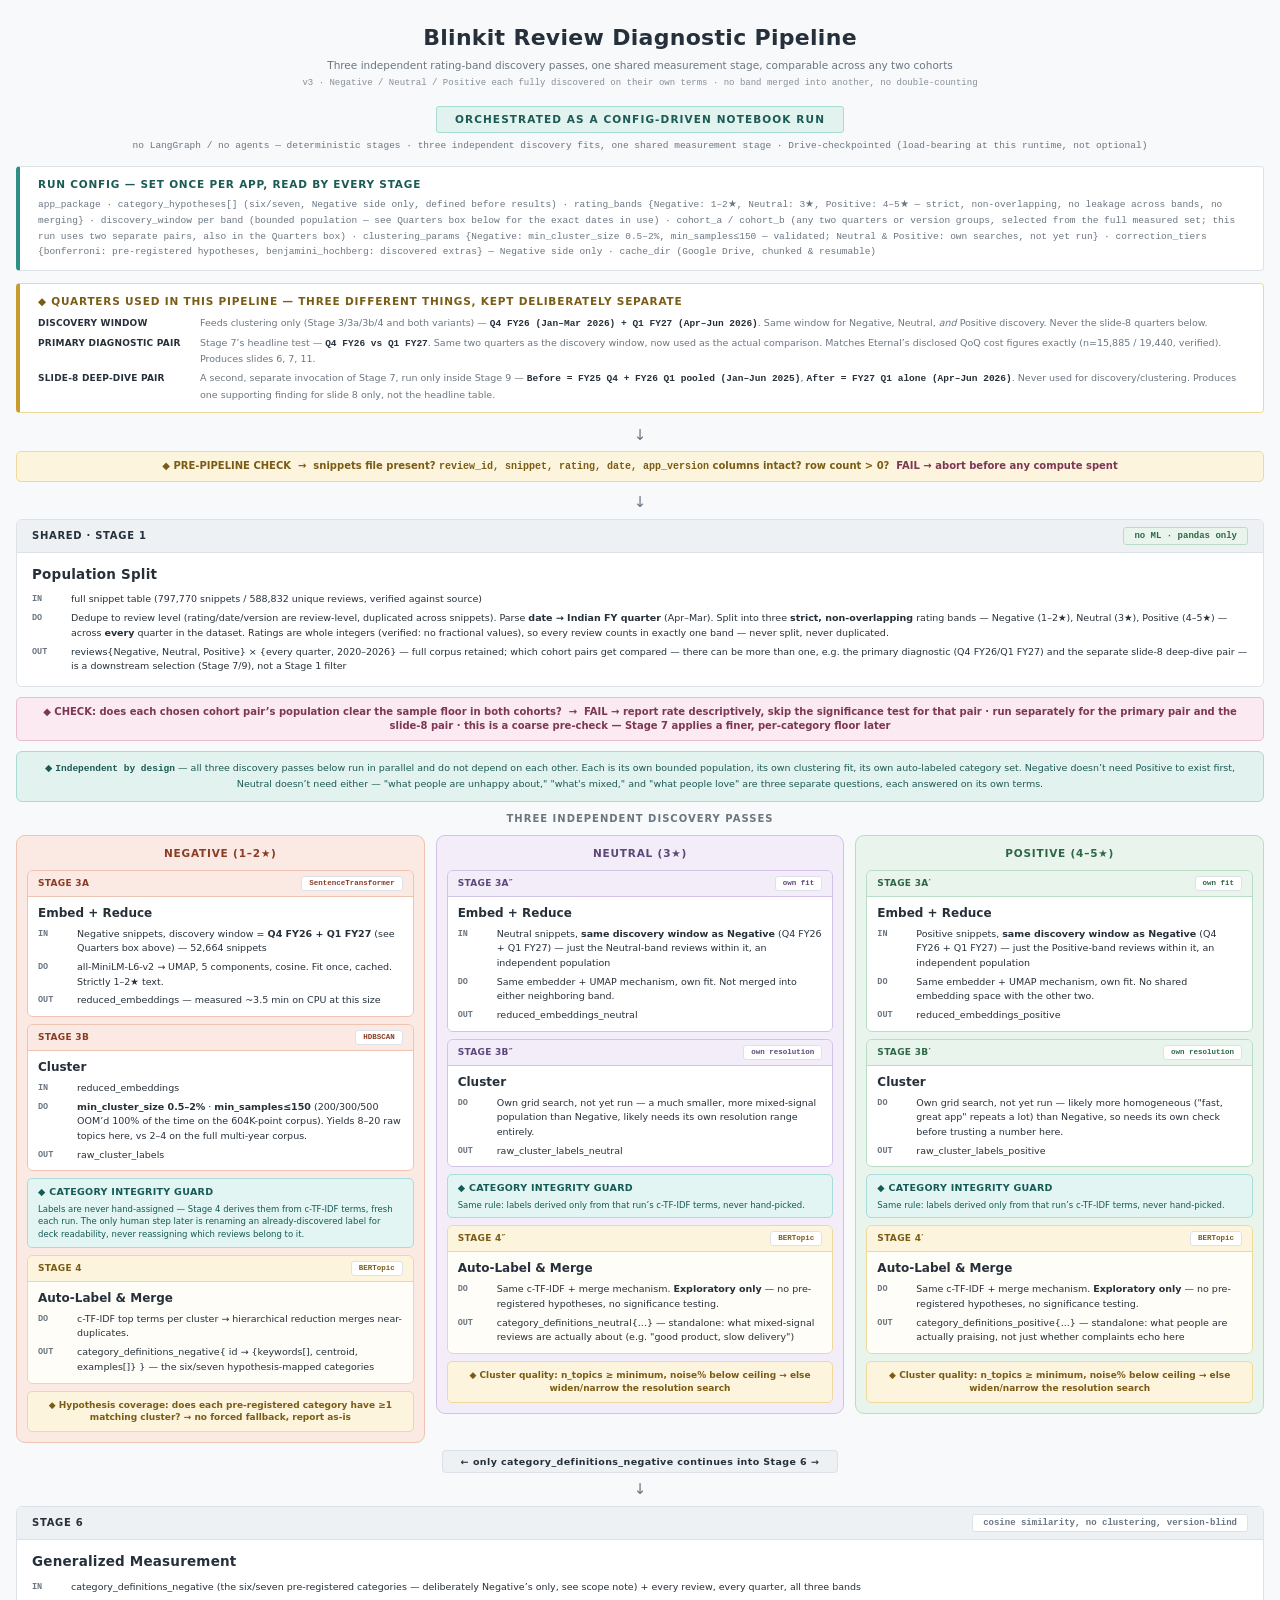
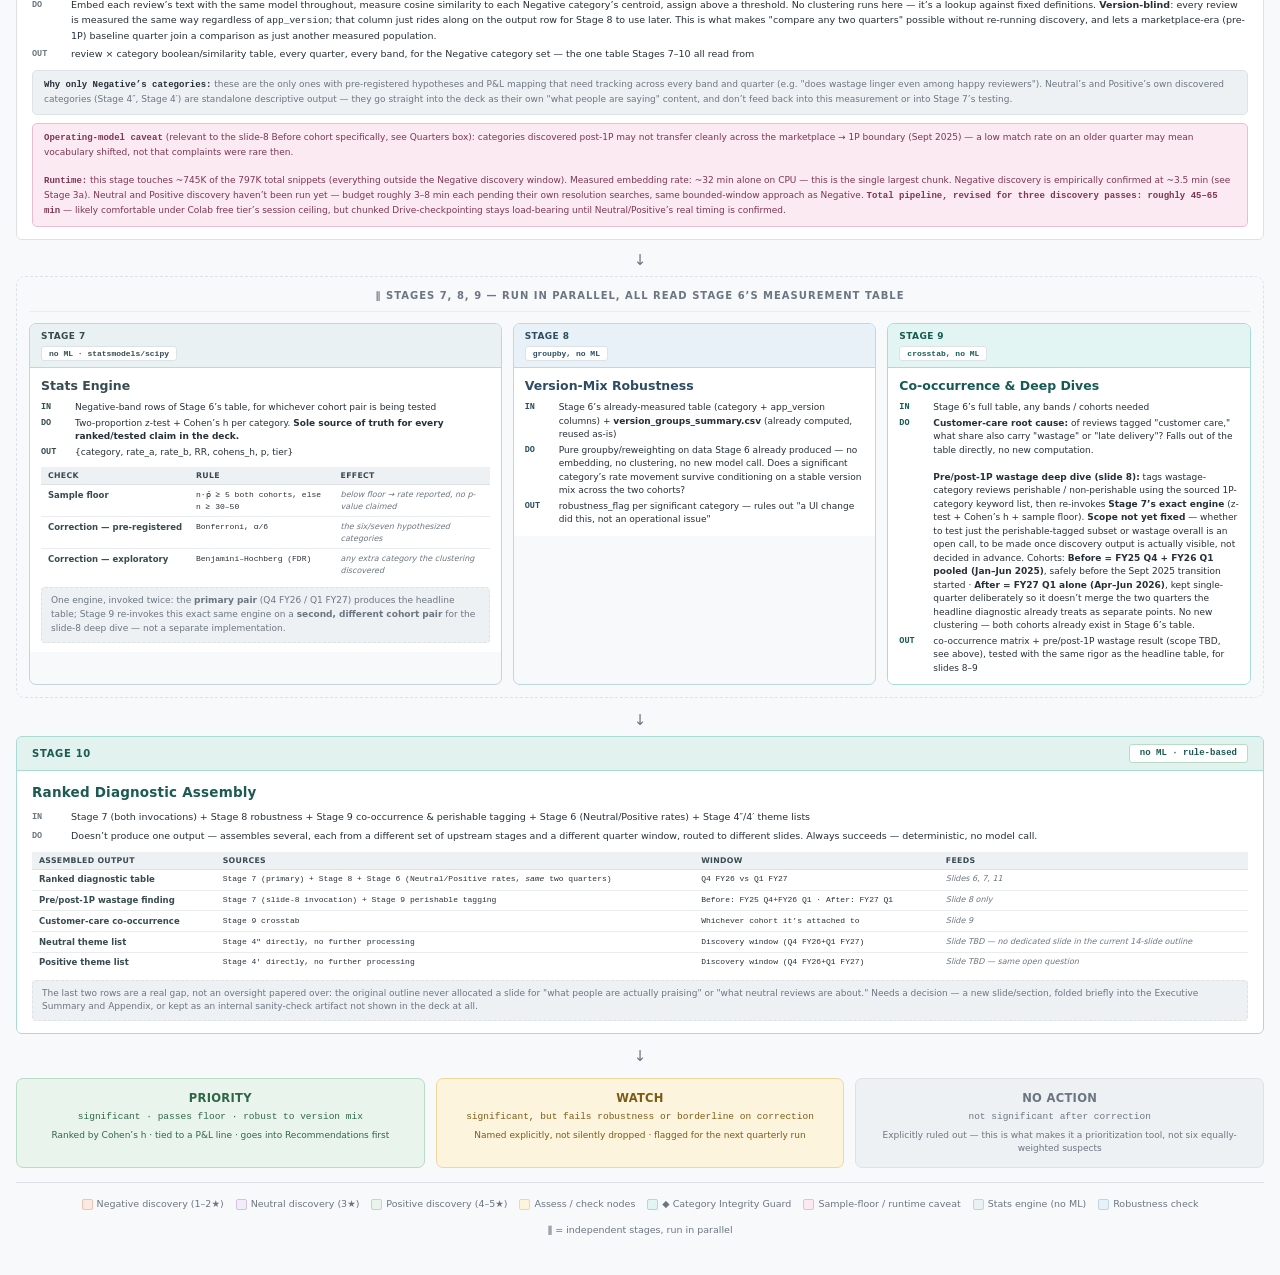
<file: final_pipeline_v2_architecture.html>
<!doctype html>
<html lang="en">
<head>
<meta charset="UTF-8"/>
<title>Blinkit Review Diagnostic Pipeline — Architecture v3</title>
<style>
:root{
  --ink:#26303a; --ink-soft:#6b7682; --paper:#f8f9fb; --panel:#ffffff; --panel-2:#eef1f4; --line:#dde2e8; --line-soft:#e9ecf0;
  --accent:#2f8f86; --accent-ink:#1c5a54; --accent-bg:#e1f2ef; --accent-line:#a9dad3;
  --negative:#c25b3f; --negative-ink:#8a3c26; --negative-bg:#fbeae3; --negative-line:#eec3b2;
  --neutral:#8a6fae; --neutral-ink:#5c4779; --neutral-bg:#f2edf9; --neutral-line:#d3c2e8;
  --positive:#4a9166; --positive-ink:#2f6746; --positive-bg:#e9f5ec; --positive-line:#b8dcc4;
  --guard:#22938c; --guard-ink:#155a55; --guard-bg:#e2f5f3; --guard-line:#a6ddd8;
  --gate:#c99a2e; --gate-ink:#7a5c15; --gate-bg:#fdf4de; --gate-line:#eed99b;
  --exit:#c15a82; --exit-ink:#7d3654; --exit-bg:#fbeaf1; --exit-line:#eabdd0;
  --compute:#5c7b83; --compute-ink:#374b50; --compute-bg:#eaf1f2; --compute-line:#c3d5d8;
  --robust:#4a7ea3; --robust-ink:#2c4d64; --robust-bg:#e9f1f8; --robust-line:#bcd7e8;
  --font-head:"Avenir Next Condensed","Helvetica Neue Condensed","Arial Narrow",ui-sans-serif,system-ui,sans-serif;
  --font-body:-apple-system,BlinkMacSystemFont,"Segoe UI",ui-sans-serif,system-ui,sans-serif;
  --font-mono:ui-monospace,"SF Mono",Menlo,Consolas,"Liberation Mono",monospace;
}
/* Deliberately single-theme: this diagram always renders light, regardless of system preference or viewer toggle. */
:root[data-theme="dark"],
:root[data-theme="light"]{
  --ink:#26303a; --ink-soft:#6b7682; --paper:#f8f9fb; --panel:#ffffff; --panel-2:#eef1f4; --line:#dde2e8; --line-soft:#e9ecf0;
  --accent:#2f8f86; --accent-ink:#1c5a54; --accent-bg:#e1f2ef; --accent-line:#a9dad3;
  --negative:#c25b3f; --negative-ink:#8a3c26; --negative-bg:#fbeae3; --negative-line:#eec3b2;
  --neutral:#8a6fae; --neutral-ink:#5c4779; --neutral-bg:#f2edf9; --neutral-line:#d3c2e8;
  --positive:#4a9166; --positive-ink:#2f6746; --positive-bg:#e9f5ec; --positive-line:#b8dcc4;
}
*{box-sizing:border-box;margin:0;padding:0}
body{font-family:var(--font-body);font-size:11.5px;color:var(--ink);background:var(--paper);padding:22px 16px 40px;max-width:1300px;margin:0 auto;line-height:1.42}

h1{font-family:var(--font-head);text-align:center;font-size:22px;font-weight:700;letter-spacing:.3px;text-wrap:balance;color:var(--ink)}
.subtitle{text-align:center;font-size:10.5px;color:var(--ink-soft);margin-top:5px;margin-bottom:4px}
.vsn{text-align:center;font-size:9px;color:var(--ink-soft);opacity:.8;margin-bottom:16px;font-family:var(--font-mono)}

.center{text-align:center}
.arrow{text-align:center;color:var(--ink-soft);font-size:15px;margin:5px 0}

.orch{text-align:center;margin-bottom:14px}
.orch-pill{display:inline-block;background:var(--accent-bg);border:1px solid var(--accent-line);color:var(--accent-ink);padding:5px 18px;border-radius:3px;font-family:var(--font-head);font-size:10.5px;font-weight:700;letter-spacing:1.1px}
.orch-sub{font-size:9.5px;color:var(--ink-soft);margin-top:6px;font-family:var(--font-mono)}

.state-bar{background:var(--panel);border:1px solid var(--line);border-left:4px solid var(--accent);border-radius:4px;padding:10px 18px;margin-bottom:12px}
.state-bar .t{font-family:var(--font-head);font-size:10.5px;font-weight:700;color:var(--accent-ink);letter-spacing:.8px;text-transform:uppercase}
.state-bar .d{font-size:9.5px;color:var(--ink-soft);margin-top:5px;font-family:var(--font-mono);line-height:1.65}

.chk{background:var(--gate-bg);border:1px solid var(--gate-line);border-radius:5px;padding:7px 14px;font-size:10px;font-weight:600;color:var(--gate-ink);margin-bottom:10px;text-align:center}
.chk b{font-family:var(--font-mono)}
.chk.exitc{background:var(--exit-bg);border-color:var(--exit-line);color:var(--exit-ink)}

.sbox{border-radius:6px;overflow:hidden;margin-bottom:10px;border:1px solid var(--line)}
.sbox .sh{padding:7px 15px;display:flex;justify-content:space-between;align-items:center;background:var(--panel-2);border-bottom:1px solid var(--line)}
.sbox .sb{padding:12px 15px;background:var(--panel)}
.stag{font-family:var(--font-head);font-size:10px;font-weight:700;color:var(--ink);letter-spacing:.7px;text-transform:uppercase}
.mbadge{padding:2px 10px;border-radius:3px;font-size:9px;font-weight:600;background:var(--panel);border:1px solid var(--line);color:var(--ink-soft);font-family:var(--font-mono)}
.no-ml{background:var(--positive-bg);color:var(--positive-ink);padding:2px 10px;border-radius:3px;font-size:9px;font-weight:700;border:1px solid var(--positive-line);font-family:var(--font-mono)}
.aname{font-family:var(--font-head);font-size:13.5px;font-weight:700;margin-bottom:8px;letter-spacing:.2px;color:var(--ink)}

.g{display:grid;grid-template-columns:32px 1fr;gap:4px 7px;font-size:9.5px;line-height:1.55}
.g .l{font-weight:700;font-family:var(--font-mono);padding-top:1px;color:var(--ink-soft);font-size:8.5px}
.g b{font-weight:700;color:var(--ink)}

.note{margin-top:7px;background:var(--panel-2);border:1px dashed var(--line);border-radius:4px;padding:6px 9px;font-size:9px;line-height:1.55;color:var(--ink-soft)}

.indep-box{border:1px solid var(--accent-line);background:var(--accent-bg);border-radius:6px;padding:9px 15px;margin-bottom:10px;text-align:center;font-size:9.5px;color:var(--accent-ink);line-height:1.55}
.indep-box b{font-family:var(--font-mono)}

.tri-head{text-align:center;font-family:var(--font-head);font-size:10px;font-weight:700;color:var(--ink-soft);letter-spacing:1px;margin-bottom:9px;text-transform:uppercase}

.cols3{display:flex;gap:11px;margin-bottom:10px;align-items:flex-start}
.col{flex:1;border-radius:9px;padding:10px;min-width:0}
.ncolNeg{background:var(--negative-bg);border:1px solid var(--negative-line)}
.ncolNeu{background:var(--neutral-bg);border:1px solid var(--neutral-line)}
.ncolPos{background:var(--positive-bg);border:1px solid var(--positive-line)}
.colh{text-align:center;font-family:var(--font-head);font-size:10.5px;font-weight:700;letter-spacing:.8px;margin-bottom:9px;text-transform:uppercase}

.agent{border-radius:6px;overflow:hidden;margin-bottom:7px;border:1px solid}
.agent .ah{padding:5px 10px;display:flex;justify-content:space-between;align-items:center;border-bottom:1px solid;flex-wrap:wrap;gap:3px}
.agent .atag{font-family:var(--font-head);font-size:9px;font-weight:700;letter-spacing:.3px;text-transform:uppercase}
.agent .am{padding:1px 7px;border-radius:3px;font-size:7.5px;font-weight:600;font-family:var(--font-mono);background:var(--panel);border:1px solid var(--line)}
.agent .ab{padding:8px 10px;background:var(--panel)}
.agent .an{font-family:var(--font-head);font-size:12px;font-weight:700;margin-bottom:5px;color:var(--ink)}

.qa{border-color:var(--negative-line)}
.qa .ah{background:var(--negative-bg);color:var(--negative-ink);border-color:var(--negative-line)}
.na{border-color:var(--neutral-line)}
.na .ah{background:var(--neutral-bg);color:var(--neutral-ink);border-color:var(--neutral-line)}
.ca{border-color:var(--positive-line)}
.ca .ah{background:var(--positive-bg);color:var(--positive-ink);border-color:var(--positive-line)}

.assa{border-color:var(--gate-line)}
.assa .ah{background:var(--gate-bg);color:var(--gate-ink);border-color:var(--gate-line)}
.assa .ab{background:#fffdf7}

.guard{background:var(--guard-bg);border:1px solid var(--guard-line);border-radius:5px;padding:6px 10px;font-size:8.5px;color:var(--guard-ink);margin-bottom:7px;line-height:1.5}
.guard .ht{font-family:var(--font-head);font-weight:700;color:var(--guard-ink);margin-bottom:3px;font-size:9.5px;letter-spacing:.3px;text-transform:uppercase}
.guard b{font-family:var(--font-mono)}

.join{text-align:center;margin:6px 0 10px}
.join span{background:var(--panel-2);border:1px solid var(--line);color:var(--ink);padding:5px 18px;border-radius:4px;font-family:var(--font-head);font-size:9.5px;font-weight:600;letter-spacing:.4px}

.par-wrap{border:1px dashed var(--line);border-radius:9px;padding:12px;margin-bottom:12px}
.par-head{text-align:center;font-family:var(--font-head);font-size:10px;font-weight:700;color:var(--ink-soft);letter-spacing:1px;margin-bottom:11px;padding-bottom:8px;border-bottom:1px solid var(--line-soft);text-transform:uppercase}
.par-grid{display:grid;grid-template-columns:1.3fr 1fr 1fr;gap:11px}

.vbox{border-radius:7px;overflow:hidden;border:1px solid}
.vbox .vh{padding:6px 11px;display:flex;flex-direction:column;gap:3px;border-bottom:1px solid}
.vbox .vb{padding:9px 11px}
.vbox .vtag{font-family:var(--font-head);font-size:9px;font-weight:700;letter-spacing:.4px;text-transform:uppercase}
.vbox .vname{font-family:var(--font-head);font-size:12.5px;font-weight:700;margin-bottom:6px}
.vbox .vm{font-size:8px;font-weight:600;padding:1px 7px;border-radius:3px;align-self:flex-start;font-family:var(--font-mono);background:var(--panel);border:1px solid var(--line)}
.vg{display:grid;grid-template-columns:28px 1fr;gap:2px 6px;font-size:9px;line-height:1.5}
.vg .l{font-weight:700;font-family:var(--font-mono);font-size:8.5px}

.vbox.compute{border-color:var(--compute-line)}
.vbox.compute .vh{background:var(--compute-bg);color:var(--compute-ink);border-color:var(--compute-line)}
.vbox.compute .vname{color:var(--compute-ink)}
.vbox.compute .vb{background:var(--panel)}
.vbox.compute .vg .l{color:var(--compute-ink)}

.vbox.robust{border-color:var(--robust-line)}
.vbox.robust .vh{background:var(--robust-bg);color:var(--robust-ink);border-color:var(--robust-line)}
.vbox.robust .vname{color:var(--robust-ink)}
.vbox.robust .vb{background:var(--panel)}
.vbox.robust .vg .l{color:var(--robust-ink)}

.vbox.guardv{border-color:var(--guard-line)}
.vbox.guardv .vh{background:var(--guard-bg);color:var(--guard-ink);border-color:var(--guard-line)}
.vbox.guardv .vname{color:var(--guard-ink)}
.vbox.guardv .vb{background:var(--panel)}
.vbox.guardv .vg .l{color:var(--guard-ink)}

.factor-table{width:100%;border-collapse:collapse;margin-top:8px;font-size:8.5px}
.factor-table th{background:var(--panel-2);color:var(--compute-ink);padding:3px 7px;text-align:left;font-size:7.8px;font-weight:600;font-family:var(--font-head);letter-spacing:.3px;text-transform:uppercase;border-bottom:1px solid var(--line)}
.factor-table td{padding:3.5px 7px;border-bottom:1px solid var(--line-soft);vertical-align:top;line-height:1.5}
.factor-table tr:last-child td{border-bottom:none}
.factor-table .fw{font-weight:700;color:var(--compute-ink);white-space:nowrap;font-family:var(--font-head);font-size:8.5px}
.factor-table .calc{font-family:var(--font-mono);font-size:8px;color:var(--ink)}
.factor-table .noteC{font-style:italic;color:var(--ink-soft);font-size:8px}

.runtime-note{background:var(--exit-bg);border:1px solid var(--exit-line);border-radius:5px;padding:7px 11px;font-size:9px;color:var(--exit-ink);margin-top:8px;line-height:1.55}
.runtime-note b{font-family:var(--font-mono)}

.scope-note{background:var(--panel-2);border:1px solid var(--line);border-radius:5px;padding:7px 11px;font-size:9px;color:var(--ink-soft);margin-top:8px;line-height:1.55}
.scope-note b{color:var(--ink);font-family:var(--font-mono)}

.quarters-box{background:var(--panel);border:1px solid var(--gate-line);border-left:4px solid var(--gate);border-radius:4px;padding:10px 18px;margin-bottom:12px}
.quarters-box .t{font-family:var(--font-head);font-size:10.5px;font-weight:700;color:var(--gate-ink);letter-spacing:.8px;text-transform:uppercase;margin-bottom:6px}
.qrow{display:grid;grid-template-columns:150px 1fr;gap:4px 12px;font-size:9.5px;line-height:1.6;margin-bottom:4px}
.qrow:last-child{margin-bottom:0}
.qrow .ql{font-family:var(--font-head);font-weight:700;color:var(--ink);letter-spacing:.2px;font-size:9px;text-transform:uppercase;padding-top:1px}
.qrow .qv{color:var(--ink-soft)}
.qrow .qv b{color:var(--ink);font-family:var(--font-mono)}

.final{border-radius:6px;overflow:hidden;margin-bottom:12px;border:1.5px solid var(--accent-line)}
.final .sh{background:var(--accent-bg);color:var(--accent-ink);border-bottom:1px solid var(--accent-line)}
.final .stag{color:var(--accent-ink)}

.zones{display:flex;gap:11px;margin-bottom:12px}
.zone{flex:1;border-radius:7px;padding:11px;text-align:center;border:1px solid}
.zn{font-family:var(--font-head);font-size:11.5px;font-weight:700;margin-bottom:4px;letter-spacing:.3px;text-transform:uppercase}
.zr{font-size:9.5px;margin-bottom:5px;font-family:var(--font-mono)}
.zd{font-size:9px;line-height:1.55}
.zhi{background:var(--positive-bg);border-color:var(--positive-line)}
.zhi .zn,.zhi .zr,.zhi .zd{color:var(--positive-ink)}
.zmd{background:var(--gate-bg);border-color:var(--gate-line)}
.zmd .zn,.zmd .zr,.zmd .zd{color:var(--gate-ink)}
.zlo{background:var(--panel-2);border-color:var(--line)}
.zlo .zn,.zlo .zr,.zlo .zd{color:var(--ink-soft)}

.legend{display:flex;flex-wrap:wrap;gap:12px;justify-content:center;font-size:9.5px;align-items:center;margin-top:14px;padding-top:14px;border-top:1px solid var(--line)}
.ld{display:inline-block;width:11px;height:11px;border-radius:2px;vertical-align:middle;margin-right:4px;border:1px solid var(--line)}
.legend span.item{color:var(--ink-soft)}
</style>
</head>
<body>

<h1>Blinkit Review Diagnostic Pipeline</h1>
<div class="subtitle">Three independent rating-band discovery passes, one shared measurement stage, comparable across any two cohorts</div>
<div class="vsn">v3 &middot; Negative / Neutral / Positive each fully discovered on their own terms &middot; no band merged into another, no double-counting</div>

<div class="orch">
  <span class="orch-pill">ORCHESTRATED AS A CONFIG-DRIVEN NOTEBOOK RUN</span>
  <div class="orch-sub">no LangGraph / no agents &mdash; deterministic stages &middot; three independent discovery fits, one shared measurement stage &middot; Drive-checkpointed (load-bearing at this runtime, not optional)</div>
</div>

<div class="state-bar">
  <div class="t">Run Config &mdash; set once per app, read by every stage</div>
  <div class="d">app_package &middot; category_hypotheses[] (six/seven, Negative side only, defined before results) &middot; rating_bands {Negative: 1&ndash;2&#9733;, Neutral: 3&#9733;, Positive: 4&ndash;5&#9733; &mdash; strict, non-overlapping, no leakage across bands, no merging} &middot; discovery_window per band (bounded population &mdash; see Quarters box below for the exact dates in use) &middot; cohort_a / cohort_b (any two quarters or version groups, selected from the full measured set; this run uses two separate pairs, also in the Quarters box) &middot; clustering_params {Negative: min_cluster_size 0.5&ndash;2%, min_samples&le;150 &mdash; validated; Neutral &amp; Positive: own searches, not yet run} &middot; correction_tiers {bonferroni: pre-registered hypotheses, benjamini_hochberg: discovered extras} &mdash; Negative side only &middot; cache_dir (Google Drive, chunked &amp; resumable)</div>
</div>

<div class="quarters-box">
  <div class="t">&#9670; Quarters used in this pipeline &mdash; three different things, kept deliberately separate</div>
  <div class="qrow"><span class="ql">Discovery window</span><span class="qv">Feeds clustering only (Stage 3/3a/3b/4 and both variants) &mdash; <b>Q4 FY26 (Jan&ndash;Mar 2026) + Q1 FY27 (Apr&ndash;Jun 2026)</b>. Same window for Negative, Neutral, <em>and</em> Positive discovery. Never the slide-8 quarters below.</span></div>
  <div class="qrow"><span class="ql">Primary diagnostic pair</span><span class="qv">Stage 7&rsquo;s headline test &mdash; <b>Q4 FY26 vs Q1 FY27</b>. Same two quarters as the discovery window, now used as the actual comparison. Matches Eternal&rsquo;s disclosed QoQ cost figures exactly (n=15,885 / 19,440, verified). Produces slides 6, 7, 11.</span></div>
  <div class="qrow"><span class="ql">Slide-8 deep-dive pair</span><span class="qv">A second, separate invocation of Stage 7, run only inside Stage 9 &mdash; <b>Before = FY25 Q4 + FY26 Q1 pooled (Jan&ndash;Jun 2025)</b>, <b>After = FY27 Q1 alone (Apr&ndash;Jun 2026)</b>. Never used for discovery/clustering. Produces one supporting finding for slide 8 only, not the headline table.</span></div>
</div>
<div class="arrow">&darr;</div>

<div class="chk">&#9670; PRE-PIPELINE CHECK &nbsp;&rarr;&nbsp; snippets file present? <b>review_id, snippet, rating, date, app_version</b> columns intact? row count &gt; 0?
  <span style="color:var(--exit-ink)"> &nbsp;FAIL &rarr; abort before any compute spent</span>
</div>
<div class="arrow">&darr;</div>

<!-- STAGE 1 -->
<div class="sbox">
  <div class="sh"><span class="stag">Shared &middot; Stage 1</span><span class="no-ml">no ML &middot; pandas only</span></div>
  <div class="sb">
    <div class="aname">Population Split</div>
    <div class="g">
      <span class="l">IN</span><span>full snippet table (797,770 snippets / 588,832 unique reviews, verified against source)</span>
      <span class="l">DO</span><span>Dedupe to review level (rating/date/version are review-level, duplicated across snippets). Parse <b>date &rarr; Indian FY quarter</b> (Apr&ndash;Mar). Split into three <b>strict, non-overlapping</b> rating bands &mdash; Negative (1&ndash;2&#9733;), Neutral (3&#9733;), Positive (4&ndash;5&#9733;) &mdash; across <b>every</b> quarter in the dataset. Ratings are whole integers (verified: no fractional values), so every review counts in exactly one band &mdash; never split, never duplicated.</span>
      <span class="l">OUT</span><span>reviews{Negative, Neutral, Positive} &times; {every quarter, 2020&ndash;2026} &mdash; full corpus retained; which cohort pairs get compared &mdash; there can be more than one, e.g. the primary diagnostic (Q4 FY26/Q1 FY27) and the separate slide-8 deep-dive pair &mdash; is a downstream selection (Stage 7/9), not a Stage 1 filter</span>
    </div>
  </div>
</div>

<div class="chk exitc">&#9670; CHECK: does each chosen cohort pair&rsquo;s population clear the sample floor in both cohorts? &nbsp;&rarr;&nbsp; FAIL &rarr; report rate descriptively, skip the significance test for that pair &middot; run separately for the primary pair and the slide-8 pair &middot; this is a coarse pre-check &mdash; Stage 7 applies a finer, per-category floor later</div>

<div class="indep-box">
  &#9670; <b>Independent by design</b> &mdash; all three discovery passes below run in parallel and do not depend on each other. Each is its own bounded population, its own clustering fit, its own auto-labeled category set. Negative doesn&rsquo;t need Positive to exist first, Neutral doesn&rsquo;t need either &mdash; "what people are unhappy about," "what's mixed," and "what people love" are three separate questions, each answered on its own terms.
</div>

<div class="tri-head">Three Independent Discovery Passes</div>

<!-- THREE COLUMNS -->
<div class="cols3">

  <div class="col ncolNeg">
    <div class="colh" style="color:var(--negative-ink)">Negative (1&ndash;2&#9733;)</div>

    <div class="agent qa">
      <div class="ah"><span class="atag">Stage 3a</span><span class="am">SentenceTransformer</span></div>
      <div class="ab">
        <div class="an">Embed + Reduce</div>
        <div class="g">
          <span class="l">IN</span><span>Negative snippets, discovery window = <b>Q4 FY26 + Q1 FY27</b> (see Quarters box above) &mdash; 52,664 snippets</span>
          <span class="l">DO</span><span>all-MiniLM-L6-v2 &rarr; UMAP, 5 components, cosine. Fit once, cached. Strictly 1&ndash;2&#9733; text.</span>
          <span class="l">OUT</span><span>reduced_embeddings &mdash; measured ~3.5 min on CPU at this size</span>
        </div>
      </div>
    </div>

    <div class="agent qa">
      <div class="ah"><span class="atag">Stage 3b</span><span class="am">HDBSCAN</span></div>
      <div class="ab">
        <div class="an">Cluster</div>
        <div class="g">
          <span class="l">IN</span><span>reduced_embeddings</span>
          <span class="l">DO</span><span><b>min_cluster_size 0.5&ndash;2%</b> &middot; <b>min_samples&le;150</b> (200/300/500 OOM&rsquo;d 100% of the time on the 604K-point corpus). Yields 8&ndash;20 raw topics here, vs 2&ndash;4 on the full multi-year corpus.</span>
          <span class="l">OUT</span><span>raw_cluster_labels</span>
        </div>
      </div>
    </div>

    <div class="guard">
      <div class="ht">&#9670; Category Integrity Guard</div>
      Labels are never hand-assigned &mdash; Stage 4 derives them from c-TF-IDF terms, fresh each run. The only human step later is renaming an already-discovered label for deck readability, never reassigning which reviews belong to it.
    </div>

    <div class="agent assa">
      <div class="ah"><span class="atag">Stage 4</span><span class="am">BERTopic</span></div>
      <div class="ab">
        <div class="an">Auto-Label &amp; Merge</div>
        <div class="g">
          <span class="l">DO</span><span>c-TF-IDF top terms per cluster &rarr; hierarchical reduction merges near-duplicates.</span>
          <span class="l">OUT</span><span>category_definitions_negative{ id &rarr; {keywords[], centroid, examples[]} } &mdash; the six/seven hypothesis-mapped categories</span>
        </div>
      </div>
    </div>

    <div class="chk" style="margin-bottom:0;font-size:9px">&#9670; Hypothesis coverage: does each pre-registered category have &ge;1 matching cluster? &rarr; no forced fallback, report as-is</div>
  </div>

  <div class="col ncolNeu">
    <div class="colh" style="color:var(--neutral-ink)">Neutral (3&#9733;)</div>

    <div class="agent na">
      <div class="ah"><span class="atag">Stage 3a&Prime;</span><span class="am">own fit</span></div>
      <div class="ab">
        <div class="an">Embed + Reduce</div>
        <div class="g">
          <span class="l">IN</span><span>Neutral snippets, <b>same discovery window as Negative</b> (Q4 FY26 + Q1 FY27) &mdash; just the Neutral-band reviews within it, an independent population</span>
          <span class="l">DO</span><span>Same embedder + UMAP mechanism, own fit. Not merged into either neighboring band.</span>
          <span class="l">OUT</span><span>reduced_embeddings_neutral</span>
        </div>
      </div>
    </div>

    <div class="agent na">
      <div class="ah"><span class="atag">Stage 3b&Prime;</span><span class="am">own resolution</span></div>
      <div class="ab">
        <div class="an">Cluster</div>
        <div class="g">
          <span class="l">DO</span><span>Own grid search, not yet run &mdash; a much smaller, more mixed-signal population than Negative, likely needs its own resolution range entirely.</span>
          <span class="l">OUT</span><span>raw_cluster_labels_neutral</span>
        </div>
      </div>
    </div>

    <div class="guard">
      <div class="ht">&#9670; Category Integrity Guard</div>
      Same rule: labels derived only from that run&rsquo;s c-TF-IDF terms, never hand-picked.
    </div>

    <div class="agent assa">
      <div class="ah"><span class="atag">Stage 4&Prime;</span><span class="am">BERTopic</span></div>
      <div class="ab">
        <div class="an">Auto-Label &amp; Merge</div>
        <div class="g">
          <span class="l">DO</span><span>Same c-TF-IDF + merge mechanism. <b>Exploratory only</b> &mdash; no pre-registered hypotheses, no significance testing.</span>
          <span class="l">OUT</span><span>category_definitions_neutral{...} &mdash; standalone: what mixed-signal reviews are actually about (e.g. "good product, slow delivery")</span>
        </div>
      </div>
    </div>

    <div class="chk" style="margin-bottom:0;font-size:9px">&#9670; Cluster quality: n_topics &ge; minimum, noise% below ceiling &rarr; else widen/narrow the resolution search</div>
  </div>

  <div class="col ncolPos">
    <div class="colh" style="color:var(--positive-ink)">Positive (4&ndash;5&#9733;)</div>

    <div class="agent ca">
      <div class="ah"><span class="atag">Stage 3a&prime;</span><span class="am">own fit</span></div>
      <div class="ab">
        <div class="an">Embed + Reduce</div>
        <div class="g">
          <span class="l">IN</span><span>Positive snippets, <b>same discovery window as Negative</b> (Q4 FY26 + Q1 FY27) &mdash; just the Positive-band reviews within it, an independent population</span>
          <span class="l">DO</span><span>Same embedder + UMAP mechanism, own fit. No shared embedding space with the other two.</span>
          <span class="l">OUT</span><span>reduced_embeddings_positive</span>
        </div>
      </div>
    </div>

    <div class="agent ca">
      <div class="ah"><span class="atag">Stage 3b&prime;</span><span class="am">own resolution</span></div>
      <div class="ab">
        <div class="an">Cluster</div>
        <div class="g">
          <span class="l">DO</span><span>Own grid search, not yet run &mdash; likely more homogeneous ("fast, great app" repeats a lot) than Negative, so needs its own check before trusting a number here.</span>
          <span class="l">OUT</span><span>raw_cluster_labels_positive</span>
        </div>
      </div>
    </div>

    <div class="guard">
      <div class="ht">&#9670; Category Integrity Guard</div>
      Same rule: labels derived only from that run&rsquo;s c-TF-IDF terms, never hand-picked.
    </div>

    <div class="agent assa">
      <div class="ah"><span class="atag">Stage 4&prime;</span><span class="am">BERTopic</span></div>
      <div class="ab">
        <div class="an">Auto-Label &amp; Merge</div>
        <div class="g">
          <span class="l">DO</span><span>Same c-TF-IDF + merge mechanism. <b>Exploratory only</b> &mdash; no pre-registered hypotheses, no significance testing.</span>
          <span class="l">OUT</span><span>category_definitions_positive{...} &mdash; standalone: what people are actually praising, not just whether complaints echo here</span>
        </div>
      </div>
    </div>

    <div class="chk" style="margin-bottom:0;font-size:9px">&#9670; Cluster quality: n_topics &ge; minimum, noise% below ceiling &rarr; else widen/narrow the resolution search</div>
  </div>
</div>

<div class="join"><span>&larr; only category_definitions_negative continues into Stage 6 &rarr;</span></div>
<div class="arrow">&darr;</div>

<!-- STAGE 6 -->
<div class="sbox">
  <div class="sh"><span class="stag">Stage 6</span><span class="mbadge">cosine similarity, no clustering, version-blind</span></div>
  <div class="sb">
    <div class="aname">Generalized Measurement</div>
    <div class="g">
      <span class="l">IN</span><span>category_definitions_negative (the six/seven pre-registered categories &mdash; deliberately Negative&rsquo;s only, see scope note) + every review, every quarter, all three bands</span>
      <span class="l">DO</span><span>Embed each review&rsquo;s text with the same model throughout, measure cosine similarity to each Negative category&rsquo;s centroid, assign above a threshold. No clustering runs here &mdash; it&rsquo;s a lookup against fixed definitions. <b>Version-blind</b>: every review is measured the same way regardless of <code>app_version</code>; that column just rides along on the output row for Stage 8 to use later. This is what makes "compare any two quarters" possible without re-running discovery, and lets a marketplace-era (pre-1P) baseline quarter join a comparison as just another measured population.</span>
      <span class="l">OUT</span><span>review &times; category boolean/similarity table, every quarter, every band, for the Negative category set &mdash; the one table Stages 7&ndash;10 all read from</span>
    </div>
    <div class="scope-note">
      <b>Why only Negative&rsquo;s categories:</b> these are the only ones with pre-registered hypotheses and P&amp;L mapping that need tracking across every band and quarter (e.g. "does wastage linger even among happy reviewers"). Neutral&rsquo;s and Positive&rsquo;s own discovered categories (Stage 4&Prime;, Stage 4&prime;) are standalone descriptive output &mdash; they go straight into the deck as their own "what people are saying" content, and don&rsquo;t feed back into this measurement or into Stage 7&rsquo;s testing.
    </div>
    <div class="runtime-note">
      <b>Operating-model caveat</b> (relevant to the slide-8 Before cohort specifically, see Quarters box): categories discovered post-1P may not transfer cleanly across the marketplace &rarr; 1P boundary (Sept 2025) &mdash; a low match rate on an older quarter may mean vocabulary shifted, not that complaints were rare then.<br/><br/>
      <b>Runtime:</b> this stage touches ~745K of the 797K total snippets (everything outside the Negative discovery window). Measured embedding rate: ~32 min alone on CPU &mdash; this is the single largest chunk. Negative discovery is empirically confirmed at ~3.5 min (see Stage 3a). Neutral and Positive discovery haven&rsquo;t been run yet &mdash; budget roughly 3&ndash;8 min each pending their own resolution searches, same bounded-window approach as Negative. <b>Total pipeline, revised for three discovery passes: roughly 45&ndash;65 min</b> &mdash; likely comfortable under Colab free tier&rsquo;s session ceiling, but chunked Drive-checkpointing stays load-bearing until Neutral/Positive&rsquo;s real timing is confirmed.
    </div>
  </div>
</div>
<div class="arrow">&darr;</div>

<!-- PARALLEL VALIDATION -->
<div class="par-wrap">
  <div class="par-head">&#8741; Stages 7, 8, 9 &mdash; run in parallel, all read Stage 6&rsquo;s measurement table</div>
  <div class="par-grid">

    <div class="vbox compute">
      <div class="vh"><span class="vtag">Stage 7</span><span class="vm">no ML &middot; statsmodels/scipy</span></div>
      <div class="vb">
        <div class="vname">Stats Engine</div>
        <div class="vg">
          <span class="l">IN</span><span>Negative-band rows of Stage 6&rsquo;s table, for whichever cohort pair is being tested</span>
          <span class="l">DO</span><span>Two-proportion z-test + Cohen&rsquo;s h per category. <b>Sole source of truth for every ranked/tested claim in the deck.</b></span>
          <span class="l">OUT</span><span>{category, rate_a, rate_b, RR, cohens_h, p, tier}</span>
        </div>
        <table class="factor-table">
          <tr><th>Check</th><th>Rule</th><th>Effect</th></tr>
          <tr><td class="fw">Sample floor</td><td class="calc">n&middot;p&#770; &ge; 5 both cohorts, else n &ge; 30&ndash;50</td><td class="noteC">below floor &rarr; rate reported, no p-value claimed</td></tr>
          <tr><td class="fw">Correction &mdash; pre-registered</td><td class="calc">Bonferroni, &alpha;/6</td><td class="noteC">the six/seven hypothesized categories</td></tr>
          <tr><td class="fw">Correction &mdash; exploratory</td><td class="calc">Benjamini&ndash;Hochberg (FDR)</td><td class="noteC">any extra category the clustering discovered</td></tr>
        </table>
        <div class="note" style="margin-top:7px">One engine, invoked twice: the <b>primary pair</b> (Q4 FY26 / Q1 FY27) produces the headline table; Stage 9 re-invokes this exact same engine on a <b>second, different cohort pair</b> for the slide-8 deep dive &mdash; not a separate implementation.</div>
      </div>
    </div>

    <div class="vbox robust">
      <div class="vh"><span class="vtag">Stage 8</span><span class="vm">groupby, no ML</span></div>
      <div class="vb">
        <div class="vname">Version-Mix Robustness</div>
        <div class="vg">
          <span class="l">IN</span><span>Stage 6&rsquo;s already-measured table (category + app_version columns) + <b>version_groups_summary.csv</b> (already computed, reused as-is)</span>
          <span class="l">DO</span><span>Pure groupby/reweighting on data Stage 6 already produced &mdash; no embedding, no clustering, no new model call. Does a significant category&rsquo;s rate movement survive conditioning on a stable version mix across the two cohorts?</span>
          <span class="l">OUT</span><span>robustness_flag per significant category &mdash; rules out "a UI change did this, not an operational issue"</span>
        </div>
      </div>
    </div>

    <div class="vbox guardv">
      <div class="vh"><span class="vtag">Stage 9</span><span class="vm">crosstab, no ML</span></div>
      <div class="vb">
        <div class="vname">Co-occurrence &amp; Deep Dives</div>
        <div class="vg">
          <span class="l">IN</span><span>Stage 6&rsquo;s full table, any bands / cohorts needed</span>
          <span class="l">DO</span><span><b>Customer-care root cause:</b> of reviews tagged "customer care," what share also carry "wastage" or "late delivery"? Falls out of the table directly, no new computation.<br/><br/>
          <b>Pre/post-1P wastage deep dive (slide 8):</b> tags wastage-category reviews perishable / non-perishable using the sourced 1P-category keyword list, then re-invokes <b>Stage 7&rsquo;s exact engine</b> (z-test + Cohen&rsquo;s h + sample floor). <b>Scope not yet fixed</b> &mdash; whether to test just the perishable-tagged subset or wastage overall is an open call, to be made once discovery output is actually visible, not decided in advance. Cohorts: <b>Before = FY25 Q4 + FY26 Q1 pooled (Jan&ndash;Jun 2025)</b>, safely before the Sept 2025 transition started &middot; <b>After = FY27 Q1 alone (Apr&ndash;Jun 2026)</b>, kept single-quarter deliberately so it doesn&rsquo;t merge the two quarters the headline diagnostic already treats as separate points. No new clustering &mdash; both cohorts already exist in Stage 6&rsquo;s table.</span>
          <span class="l">OUT</span><span>co-occurrence matrix + pre/post-1P wastage result (scope TBD, see above), tested with the same rigor as the headline table, for slides 8&ndash;9</span>
        </div>
      </div>
    </div>

  </div>
</div>
<div class="arrow">&darr;</div>

<!-- FINAL -->
<div class="sbox final">
  <div class="sh"><span class="stag">Stage 10</span><span class="no-ml" style="background:var(--panel);color:var(--accent-ink)">no ML &middot; rule-based</span></div>
  <div class="sb">
    <div class="aname" style="color:var(--accent-ink)">Ranked Diagnostic Assembly</div>
    <div class="g">
      <span class="l">IN</span><span>Stage 7 (both invocations) + Stage 8 robustness + Stage 9 co-occurrence &amp; perishable tagging + Stage 6 (Neutral/Positive rates) + Stage 4&Prime;/4&prime; theme lists</span>
      <span class="l">DO</span><span>Doesn&rsquo;t produce one output &mdash; assembles several, each from a different set of upstream stages and a different quarter window, routed to different slides. Always succeeds &mdash; deterministic, no model call.</span>
    </div>
    <table class="factor-table">
      <tr><th>Assembled output</th><th>Sources</th><th>Window</th><th>Feeds</th></tr>
      <tr>
        <td class="fw">Ranked diagnostic table</td>
        <td class="calc">Stage 7 (primary) + Stage 8 + Stage 6 (Neutral/Positive rates, <em>same</em> two quarters)</td>
        <td class="calc">Q4 FY26 vs Q1 FY27</td>
        <td class="noteC">Slides 6, 7, 11</td>
      </tr>
      <tr>
        <td class="fw">Pre/post-1P wastage finding</td>
        <td class="calc">Stage 7 (slide-8 invocation) + Stage 9 perishable tagging</td>
        <td class="calc">Before: FY25 Q4+FY26 Q1 &middot; After: FY27 Q1</td>
        <td class="noteC">Slide 8 only</td>
      </tr>
      <tr>
        <td class="fw">Customer-care co-occurrence</td>
        <td class="calc">Stage 9 crosstab</td>
        <td class="calc">Whichever cohort it&rsquo;s attached to</td>
        <td class="noteC">Slide 9</td>
      </tr>
      <tr>
        <td class="fw">Neutral theme list</td>
        <td class="calc">Stage 4&Prime; directly, no further processing</td>
        <td class="calc">Discovery window (Q4 FY26+Q1 FY27)</td>
        <td class="noteC">Slide TBD &mdash; no dedicated slide in the current 14-slide outline</td>
      </tr>
      <tr>
        <td class="fw">Positive theme list</td>
        <td class="calc">Stage 4&prime; directly, no further processing</td>
        <td class="calc">Discovery window (Q4 FY26+Q1 FY27)</td>
        <td class="noteC">Slide TBD &mdash; same open question</td>
      </tr>
    </table>
    <div class="note" style="margin-top:7px">The last two rows are a real gap, not an oversight papered over: the original outline never allocated a slide for "what people are actually praising" or "what neutral reviews are about." Needs a decision &mdash; a new slide/section, folded briefly into the Executive Summary and Appendix, or kept as an internal sanity-check artifact not shown in the deck at all.</div>
  </div>
</div>
<div class="arrow" style="margin-bottom:10px">&darr;</div>

<div class="zones">
  <div class="zone zhi">
    <div class="zn">Priority</div>
    <div class="zr">significant &middot; passes floor &middot; robust to version mix</div>
    <div class="zd">Ranked by Cohen&rsquo;s h &middot; tied to a P&amp;L line &middot; goes into Recommendations first</div>
  </div>
  <div class="zone zmd">
    <div class="zn">Watch</div>
    <div class="zr">significant, but fails robustness or borderline on correction</div>
    <div class="zd">Named explicitly, not silently dropped &middot; flagged for the next quarterly run</div>
  </div>
  <div class="zone zlo">
    <div class="zn">No Action</div>
    <div class="zr">not significant after correction</div>
    <div class="zd">Explicitly ruled out &mdash; this is what makes it a prioritization tool, not six equally-weighted suspects</div>
  </div>
</div>

<div class="legend">
  <span class="item"><span class="ld" style="background:var(--negative-bg);border-color:var(--negative-line)"></span>Negative discovery (1&ndash;2&#9733;)</span>
  <span class="item"><span class="ld" style="background:var(--neutral-bg);border-color:var(--neutral-line)"></span>Neutral discovery (3&#9733;)</span>
  <span class="item"><span class="ld" style="background:var(--positive-bg);border-color:var(--positive-line)"></span>Positive discovery (4&ndash;5&#9733;)</span>
  <span class="item"><span class="ld" style="background:var(--gate-bg);border-color:var(--gate-line)"></span>Assess / check nodes</span>
  <span class="item"><span class="ld" style="background:var(--guard-bg);border-color:var(--guard-line)"></span>&#9670; Category Integrity Guard</span>
  <span class="item"><span class="ld" style="background:var(--exit-bg);border-color:var(--exit-line)"></span>Sample-floor / runtime caveat</span>
  <span class="item"><span class="ld" style="background:var(--compute-bg);border-color:var(--compute-line)"></span>Stats engine (no ML)</span>
  <span class="item"><span class="ld" style="background:var(--robust-bg);border-color:var(--robust-line)"></span>Robustness check</span>
  <span class="item"><b>&#8741;</b> = independent stages, run in parallel</span>
</div>

</body>
</html>
</file>
